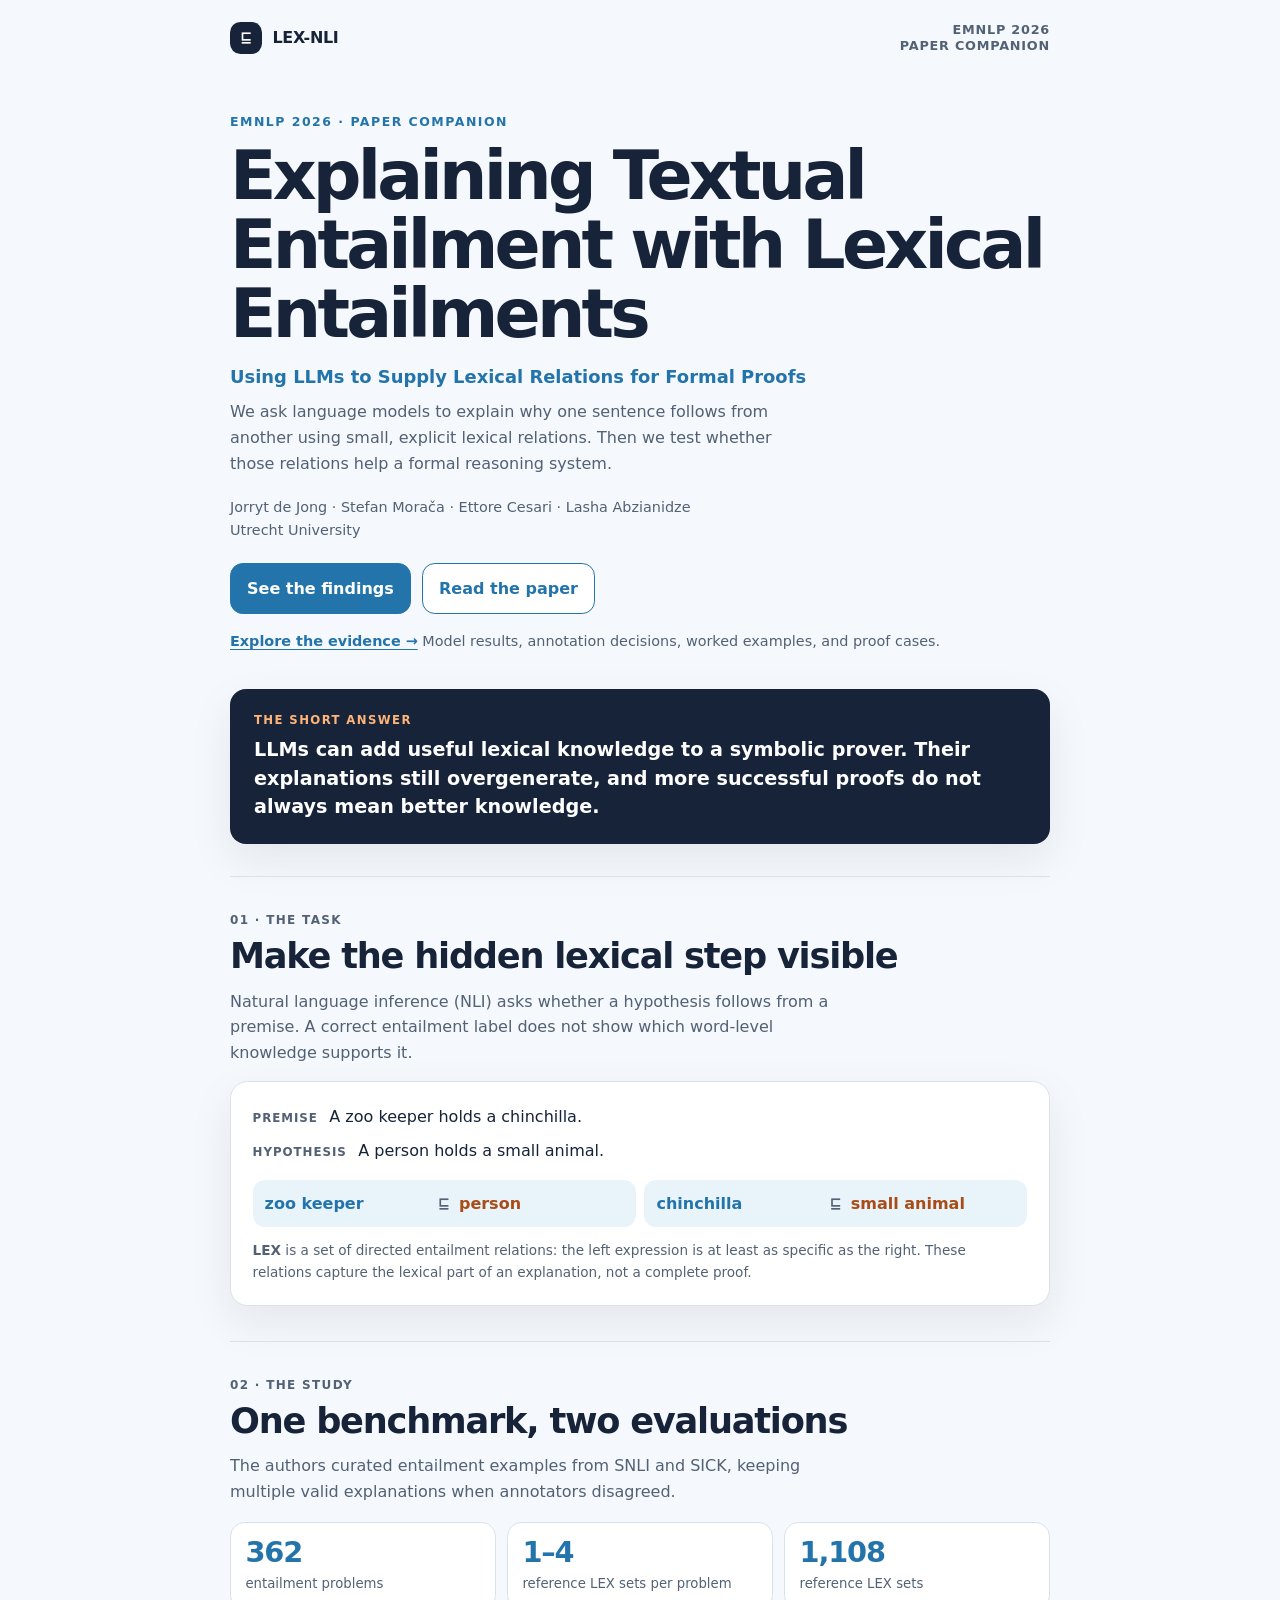
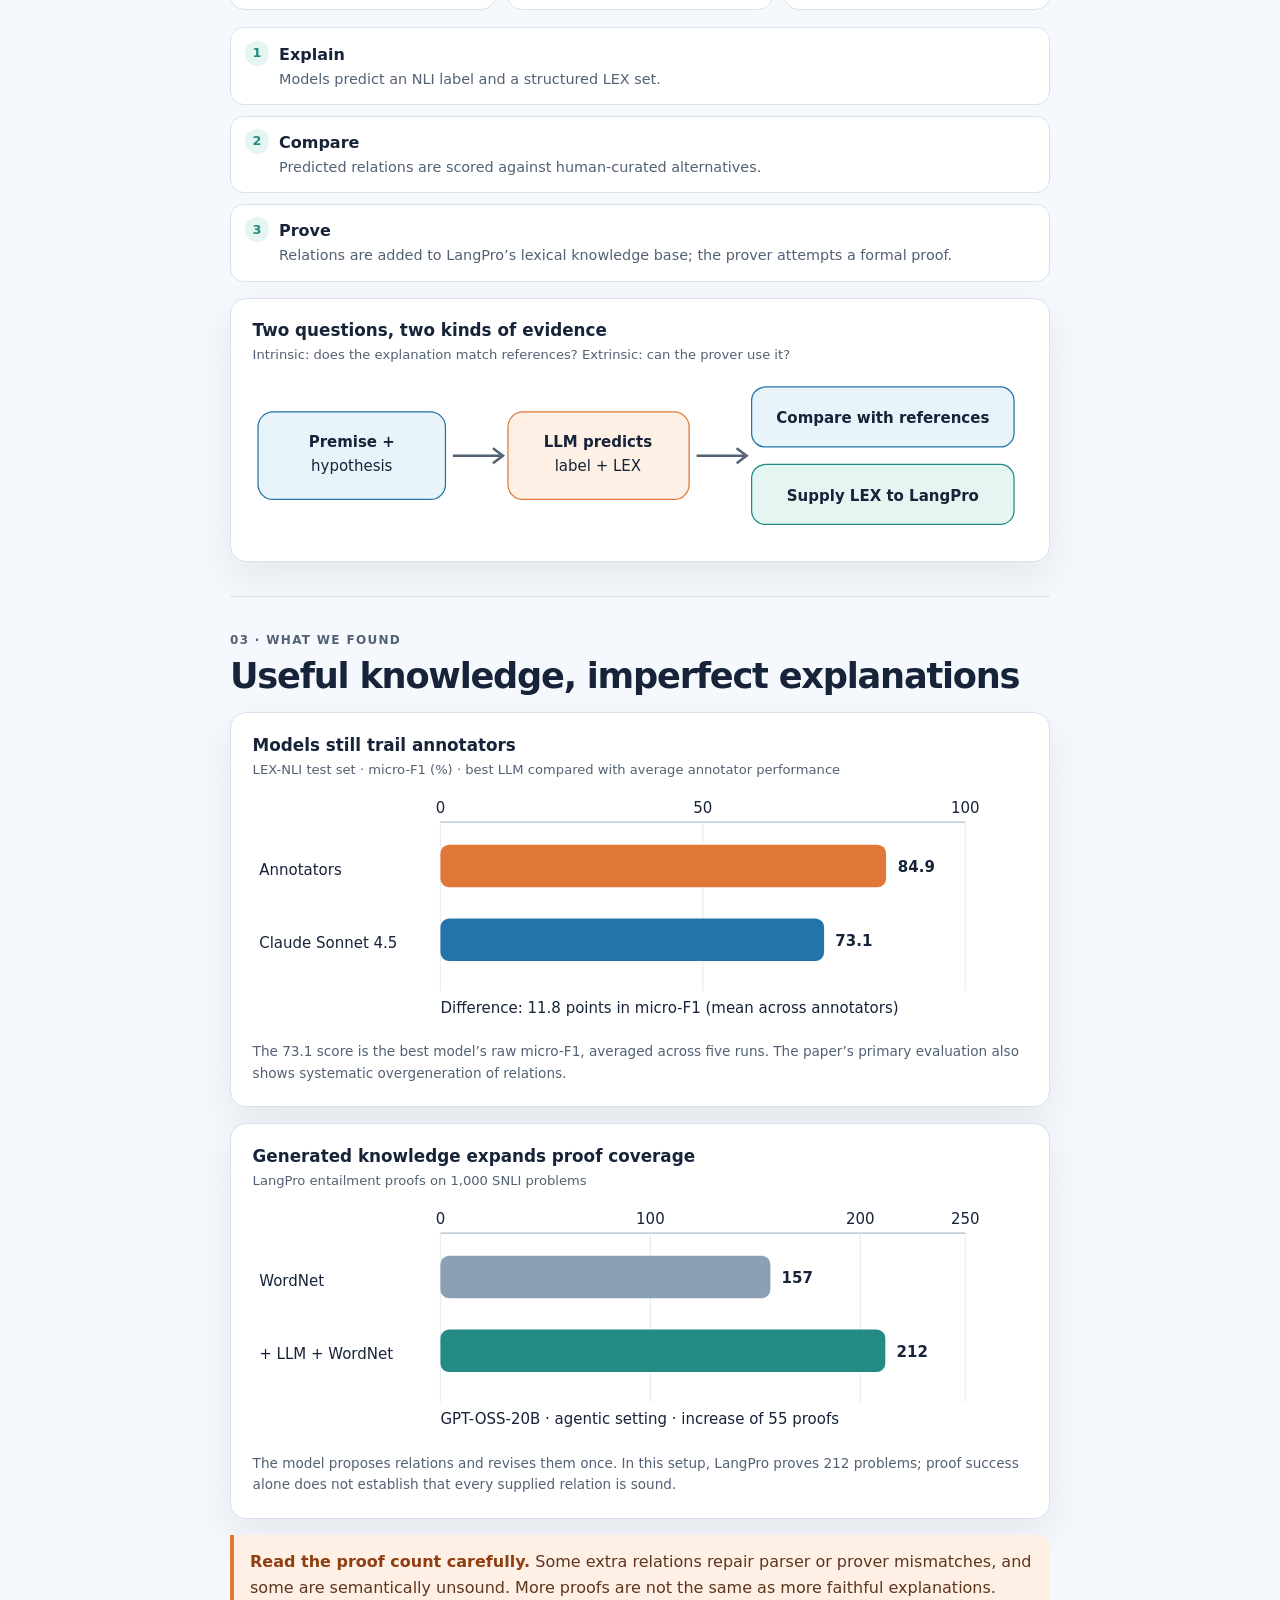
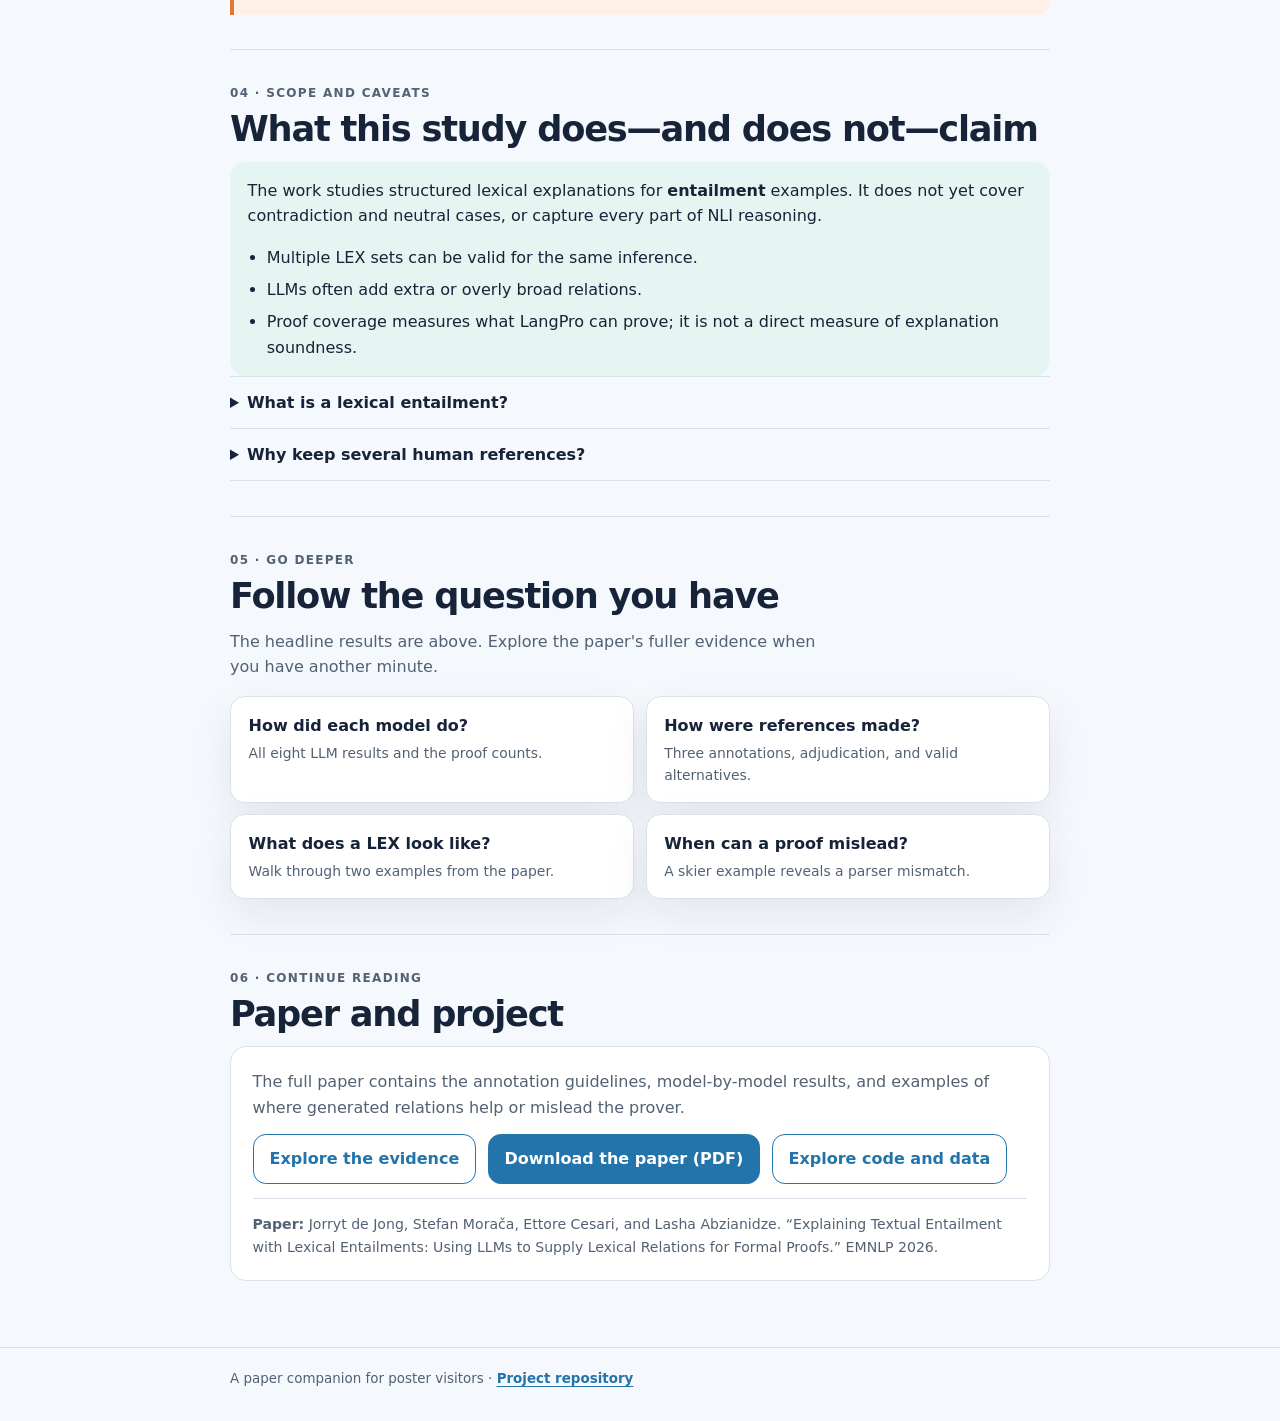
<file: docs/index.html>
<!doctype html>
<html lang="en">
<head>
  <meta charset="utf-8">
  <meta name="viewport" content="width=device-width, initial-scale=1">
  <meta name="theme-color" content="#162338">
  <meta name="description" content="A mobile guide to LEX-NLI: how large language models explain textual entailment with lexical knowledge, and whether that knowledge helps formal proofs.">
  <title>Explaining Textual Entailment with Lexical Entailments</title>
  <link rel="icon" href="./favicon.svg" type="image/svg+xml">
  <link rel="stylesheet" href="./styles.css">
</head>
<body>
  <header class="topbar">
    <div class="shell topbar-inner">
      <a class="brand" href="#top" aria-label="LEX-NLI home"><span class="brand-mark" aria-hidden="true">⊑</span><span>LEX-NLI</span></a>
      <div class="event">EMNLP 2026<br>Paper companion</div>
    </div>
  </header>
  <main id="top" class="shell">
    <section class="intro" aria-labelledby="title">
      <p class="eyebrow">EMNLP 2026 · Paper companion</p>
      <h1 id="title">Explaining Textual Entailment with Lexical Entailments</h1>
      <p class="dek">Using LLMs to Supply Lexical Relations for Formal Proofs</p>
      <p class="intro-summary">We ask language models to explain why one sentence follows from another using small, explicit lexical relations. Then we test whether those relations help a formal reasoning system.</p>
      <p class="authors">Jorryt de Jong · Stefan Morača · Ettore Cesari · Lasha Abzianidze<br>Utrecht University</p>
      <div class="actions">
        <a class="button" href="#findings">See the findings</a>
        <a class="button secondary" href="./paper.pdf">Read the paper</a>
      </div>
      <p class="intro-deeper"><a href="./evidence.html">Explore the evidence →</a> Model results, annotation decisions, worked examples, and proof cases.</p>
    </section>

    <aside class="takeaway" aria-label="Main finding">
      <div class="takeaway-label">The short answer</div>
      <p>LLMs can add useful lexical knowledge to a symbolic prover. Their explanations still overgenerate, and more successful proofs do not always mean better knowledge.</p>
    </aside>

    <section class="section" id="task" aria-labelledby="task-title">
      <p class="section-kicker">01 · The task</p>
      <h2 id="task-title">Make the hidden lexical step visible</h2>
      <p class="lede">Natural language inference (NLI) asks whether a hypothesis follows from a premise. A correct entailment label does not show which word-level knowledge supports it.</p>
      <div class="example">
        <p class="sentence"><strong>Premise</strong> A zoo keeper holds a chinchilla.</p>
        <p class="sentence"><strong>Hypothesis</strong> A person holds a small animal.</p>
        <div class="relations" aria-label="Lexical entailments needed for the example">
          <div class="relation"><span>zoo keeper</span><b aria-hidden="true">⊑</b><span>person</span></div>
          <div class="relation"><span>chinchilla</span><b aria-hidden="true">⊑</b><span>small animal</span></div>
        </div>
        <p class="caption"><strong>LEX</strong> is a set of directed entailment relations: the left expression is at least as specific as the right. These relations capture the lexical part of an explanation, not a complete proof.</p>
      </div>
    </section>

    <section class="section" id="method" aria-labelledby="method-title">
      <p class="section-kicker">02 · The study</p>
      <h2 id="method-title">One benchmark, two evaluations</h2>
      <p class="lede">The authors curated entailment examples from SNLI and SICK, keeping multiple valid explanations when annotators disagreed.</p>
      <div class="stat-grid" aria-label="Benchmark summary">
        <div class="stat"><strong>362</strong><span>entailment problems</span></div>
        <div class="stat"><strong>1–4</strong><span>reference LEX sets per problem</span></div>
        <div class="stat"><strong>1,108</strong><span>reference LEX sets</span></div>
      </div>
      <ol class="method-steps">
        <li><strong>Explain</strong><span>Models predict an NLI label and a structured LEX set.</span></li>
        <li><strong>Compare</strong><span>Predicted relations are scored against human-curated alternatives.</span></li>
        <li><strong>Prove</strong><span>Relations are added to LangPro’s lexical knowledge base; the prover attempts a formal proof.</span></li>
      </ol>
      <div class="chart-card method-pipeline">
        <h3>Two questions, two kinds of evidence</h3>
        <p class="chart-note">Intrinsic: does the explanation match references? Extrinsic: can the prover use it?</p>
        <svg class="chart" viewBox="0 0 620 130" role="img" aria-labelledby="pipeline-title pipeline-desc">
          <title id="pipeline-title">The evaluation pipeline</title>
          <desc id="pipeline-desc">An NLI premise and hypothesis go to an LLM, which predicts a label and lexical explanation. The explanation is compared with references and supplied to LangPro for a proof attempt.</desc>
          <rect x="4" y="28" width="150" height="70" rx="12" fill="#e8f3fa" stroke="#2374ab"/>
          <text x="79" y="56" text-anchor="middle" class="chart-label" font-weight="700">Premise +</text><text x="79" y="75" text-anchor="middle" class="chart-label">hypothesis</text>
          <path d="M160 63h38" stroke="#526174" stroke-width="2"/><path d="m192 57 8 6-8 6" fill="none" stroke="#526174" stroke-width="2"/>
          <rect x="204" y="28" width="145" height="70" rx="12" fill="#fff0e5" stroke="#df7737"/>
          <text x="276" y="56" text-anchor="middle" class="chart-label" font-weight="700">LLM predicts</text><text x="276" y="75" text-anchor="middle" class="chart-label">label + LEX</text>
          <path d="M355 63h38" stroke="#526174" stroke-width="2"/><path d="m387 57 8 6-8 6" fill="none" stroke="#526174" stroke-width="2"/>
          <rect x="399" y="8" width="210" height="48" rx="11" fill="#e8f3fa" stroke="#2374ab"/>
          <text x="504" y="37" text-anchor="middle" class="chart-label" font-weight="700">Compare with references</text>
          <rect x="399" y="70" width="210" height="48" rx="11" fill="#e5f5f2" stroke="#238b84"/>
          <text x="504" y="99" text-anchor="middle" class="chart-label" font-weight="700">Supply LEX to LangPro</text>
        </svg>
      </div>
    </section>

    <section class="section" id="findings" aria-labelledby="findings-title">
      <p class="section-kicker">03 · What we found</p>
      <h2 id="findings-title">Useful knowledge, imperfect explanations</h2>
      <div class="chart-card">
        <h3>Models still trail annotators</h3>
        <p class="chart-note">LEX-NLI test set · micro-F1 (%) · best LLM compared with average annotator performance</p>
        <div class="mobile-results" aria-label="Micro-F1 on the 362-problem LEX-NLI benchmark">
          <div><span>Best LLM · Claude Sonnet 4.5</span><strong>73.1</strong><small>raw micro-F1</small></div>
          <div><span>Human annotators · mean</span><strong>84.9</strong><small>micro-F1</small></div>
        </div>
        <svg class="chart desktop-chart" viewBox="0 0 620 190" role="img" aria-labelledby="f1-title f1-desc">
          <title id="f1-title">Micro-F1 comparison for LEX-NLI</title>
          <desc id="f1-desc">Annotators achieve 84.9 micro-F1. The best language model, Claude Sonnet 4.5, achieves 73.1 micro-F1, a gap of 11.8 points.</desc>
          <line x1="150" y1="25" x2="570" y2="25" class="axis"/><line x1="150" y1="25" x2="150" y2="160" class="gridline"/><line x1="360" y1="25" x2="360" y2="160" class="gridline"/><line x1="570" y1="25" x2="570" y2="160" class="gridline"/>
          <text x="150" y="18" class="chart-label" text-anchor="middle">0</text><text x="360" y="18" class="chart-label" text-anchor="middle">50</text><text x="570" y="18" class="chart-label" text-anchor="middle">100</text>
          <text x="5" y="67" class="chart-label">Annotators</text><rect x="150" y="43" width="356.6" height="34" rx="7" class="bar-human"/><text x="516" y="65" class="chart-value">84.9</text>
          <text x="5" y="126" class="chart-label">Claude Sonnet 4.5</text><rect x="150" y="102" width="307" height="34" rx="7" class="bar-llm"/><text x="466" y="124" class="chart-value">73.1</text>
          <text x="150" y="178" class="chart-label">Difference: 11.8 points in micro-F1 (mean across annotators)</text>
        </svg>
        <p class="caption">The 73.1 score is the best model’s raw micro-F1, averaged across five runs. The paper’s primary evaluation also shows systematic overgeneration of relations.</p>
      </div>

      <div class="chart-card">
        <h3>Generated knowledge expands proof coverage</h3>
        <p class="chart-note">LangPro entailment proofs on 1,000 SNLI problems</p>
        <div class="mobile-results" aria-label="LangPro proofs out of 1,000 SNLI entailments">
          <div><span>WordNet only</span><strong>157</strong><small>proofs</small></div>
          <div><span>GPT-OSS-20B + WordNet · agentic</span><strong>212</strong><small>proofs · 55 more</small></div>
        </div>
        <svg class="chart desktop-chart" viewBox="0 0 620 190" role="img" aria-labelledby="proof-title proof-desc">
          <title id="proof-title">LangPro proof coverage</title>
          <desc id="proof-desc">With WordNet alone LangPro proves 157 problems. With WordNet and agentic GPT-OSS-20B lexical relations it proves 212 problems, 55 more.</desc>
          <line x1="150" y1="25" x2="570" y2="25" class="axis"/><line x1="150" y1="25" x2="150" y2="160" class="gridline"/><line x1="318" y1="25" x2="318" y2="160" class="gridline"/><line x1="486" y1="25" x2="486" y2="160" class="gridline"/><line x1="570" y1="25" x2="570" y2="160" class="gridline"/>
          <text x="150" y="18" class="chart-label" text-anchor="middle">0</text><text x="318" y="18" class="chart-label" text-anchor="middle">100</text><text x="486" y="18" class="chart-label" text-anchor="middle">200</text><text x="570" y="18" class="chart-label" text-anchor="middle">250</text>
          <text x="5" y="67" class="chart-label">WordNet</text><rect x="150" y="43" width="264" height="34" rx="7" class="bar-base"/><text x="423" y="65" class="chart-value">157</text>
          <text x="5" y="126" class="chart-label">+ LLM + WordNet</text><rect x="150" y="102" width="356" height="34" rx="7" class="bar-best"/><text x="515" y="124" class="chart-value">212</text>
          <text x="150" y="178" class="chart-label">GPT-OSS-20B · agentic setting · increase of 55 proofs</text>
        </svg>
        <p class="caption">The model proposes relations and revises them once. In this setup, LangPro proves 212 problems; proof success alone does not establish that every supplied relation is sound.</p>
      </div>
      <aside class="callout"><strong>Read the proof count carefully.</strong> Some extra relations repair parser or prover mismatches, and some are semantically unsound. More proofs are not the same as more faithful explanations.</aside>
    </section>

    <section class="section" id="limits" aria-labelledby="limits-title">
      <p class="section-kicker">04 · Scope and caveats</p>
      <h2 id="limits-title">What this study does—and does not—claim</h2>
      <div class="limits">
        <p>The work studies structured lexical explanations for <strong>entailment</strong> examples. It does not yet cover contradiction and neutral cases, or capture every part of NLI reasoning.</p>
        <ul>
          <li>Multiple LEX sets can be valid for the same inference.</li>
          <li>LLMs often add extra or overly broad relations.</li>
          <li>Proof coverage measures what LangPro can prove; it is not a direct measure of explanation soundness.</li>
        </ul>
      </div>
      <details>
        <summary>What is a lexical entailment?</summary>
        <p>A directed relation from a specific expression to a more general or equivalent one, such as <em>guitar ⊑ musical instrument</em>. Multiword expressions are allowed when the words alone would not preserve the meaning.</p>
      </details>
      <details>
        <summary>Why keep several human references?</summary>
        <p>Annotators can give different but valid lexical explanations. The benchmark preserves up to four reference LEX sets for a problem rather than forcing one wording or one explanation.</p>
      </details>
    </section>

    <section class="section" id="deeper" aria-labelledby="deeper-title">
      <p class="section-kicker">05 · Go deeper</p>
      <h2 id="deeper-title">Follow the question you have</h2>
      <p class="lede">The headline results are above. Explore the paper's fuller evidence when you have another minute.</p>
      <nav class="explore-grid" aria-label="Explore the evidence">
        <a href="./evidence.html#models"><strong>How did each model do?</strong><span>All eight LLM results and the proof counts.</span></a>
        <a href="./evidence.html#annotations"><strong>How were references made?</strong><span>Three annotations, adjudication, and valid alternatives.</span></a>
        <a href="./evidence.html#examples"><strong>What does a LEX look like?</strong><span>Walk through two examples from the paper.</span></a>
        <a href="./evidence.html#proof-case"><strong>When can a proof mislead?</strong><span>A skier example reveals a parser mismatch.</span></a>
      </nav>
    </section>

    <section class="section" id="resources" aria-labelledby="resources-title">
      <p class="section-kicker">06 · Continue reading</p>
      <h2 id="resources-title">Paper and project</h2>
      <div class="resource-card">
        <p>The full paper contains the annotation guidelines, model-by-model results, and examples of where generated relations help or mislead the prover.</p>
        <div class="actions">
          <a class="button secondary" href="./evidence.html">Explore the evidence</a>
          <a class="button" href="./paper.pdf">Download the paper (PDF)</a>
          <a class="button secondary" href="https://github.com/jorrytdejong/kbprojection" target="_blank" rel="noopener noreferrer">Explore code and data</a>
        </div>
        <p class="citation"><strong>Paper:</strong> Jorryt de Jong, Stefan Morača, Ettore Cesari, and Lasha Abzianidze. “Explaining Textual Entailment with Lexical Entailments: Using LLMs to Supply Lexical Relations for Formal Proofs.” EMNLP 2026.</p>
      </div>
    </section>
  </main>
  <footer><div class="shell">A paper companion for poster visitors · <a href="https://github.com/jorrytdejong/kbprojection" target="_blank" rel="noopener noreferrer">Project repository</a></div></footer>
</body>
</html>
</file>
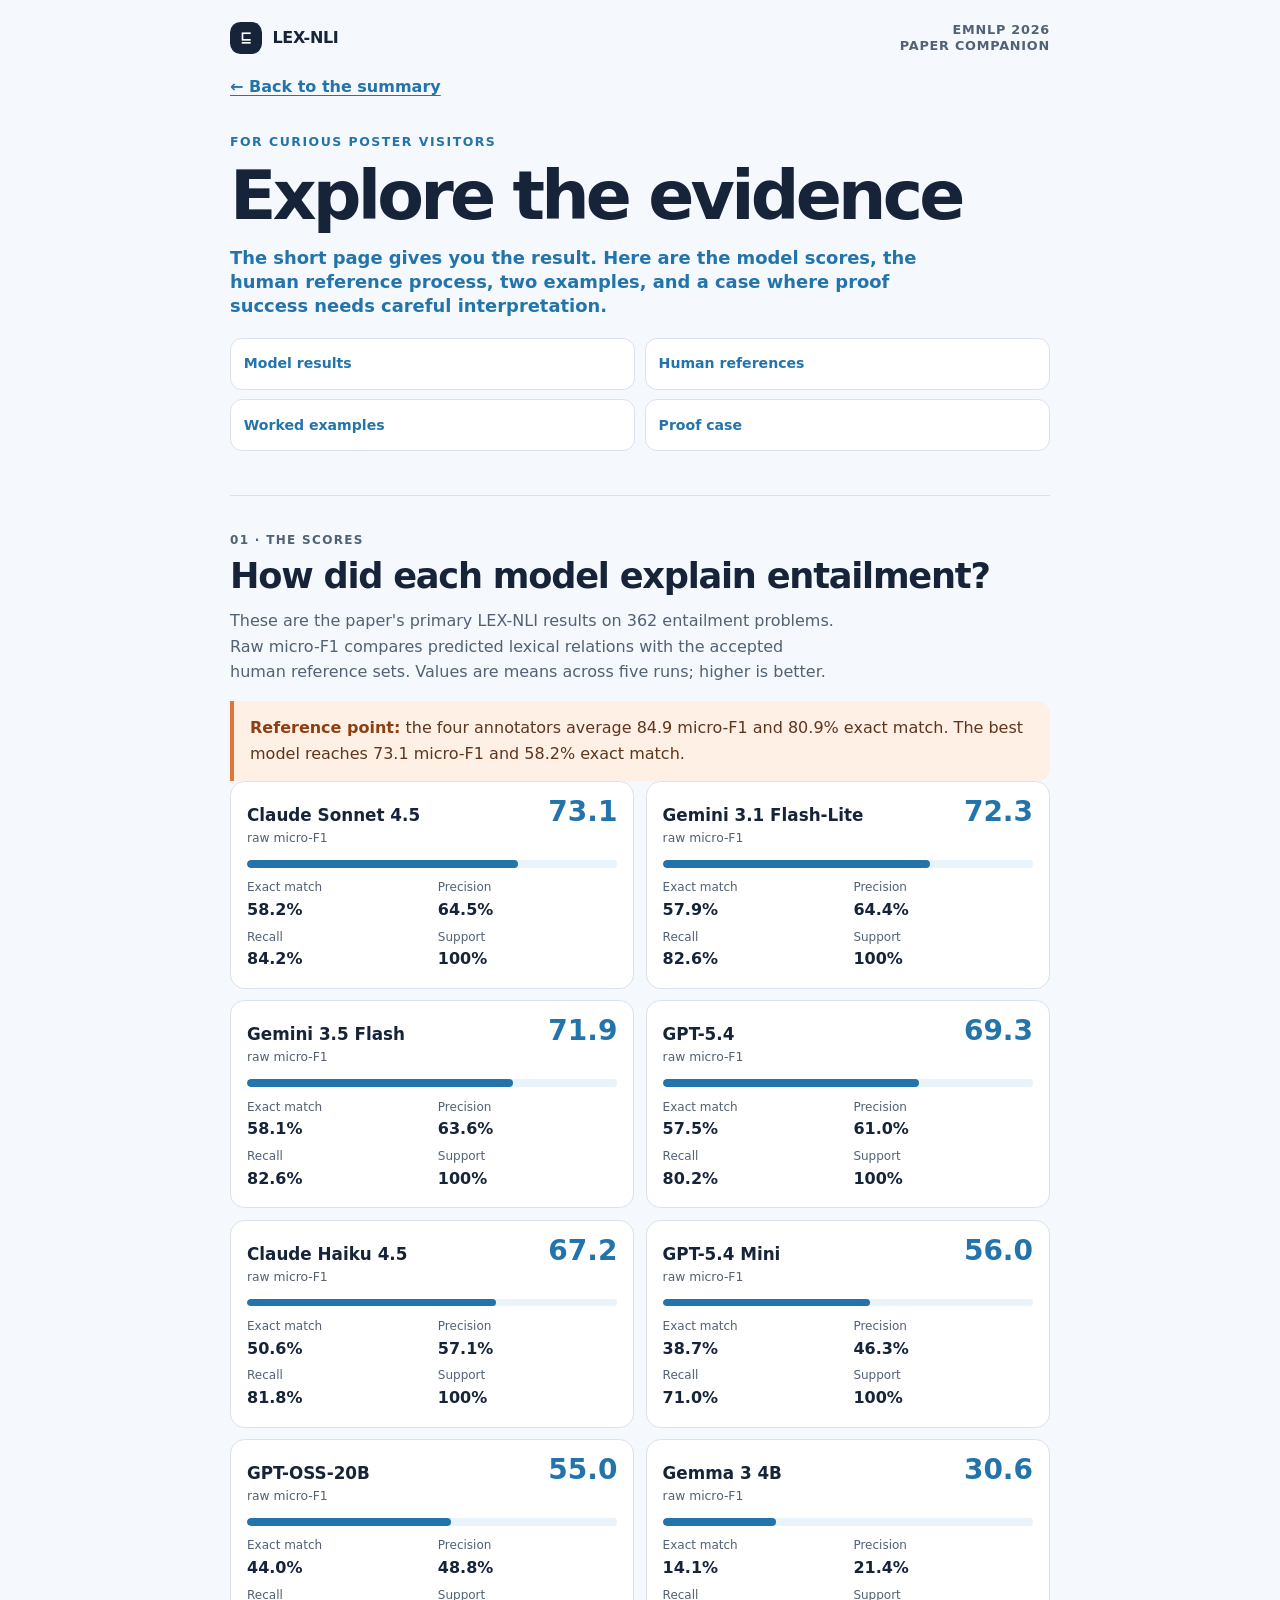
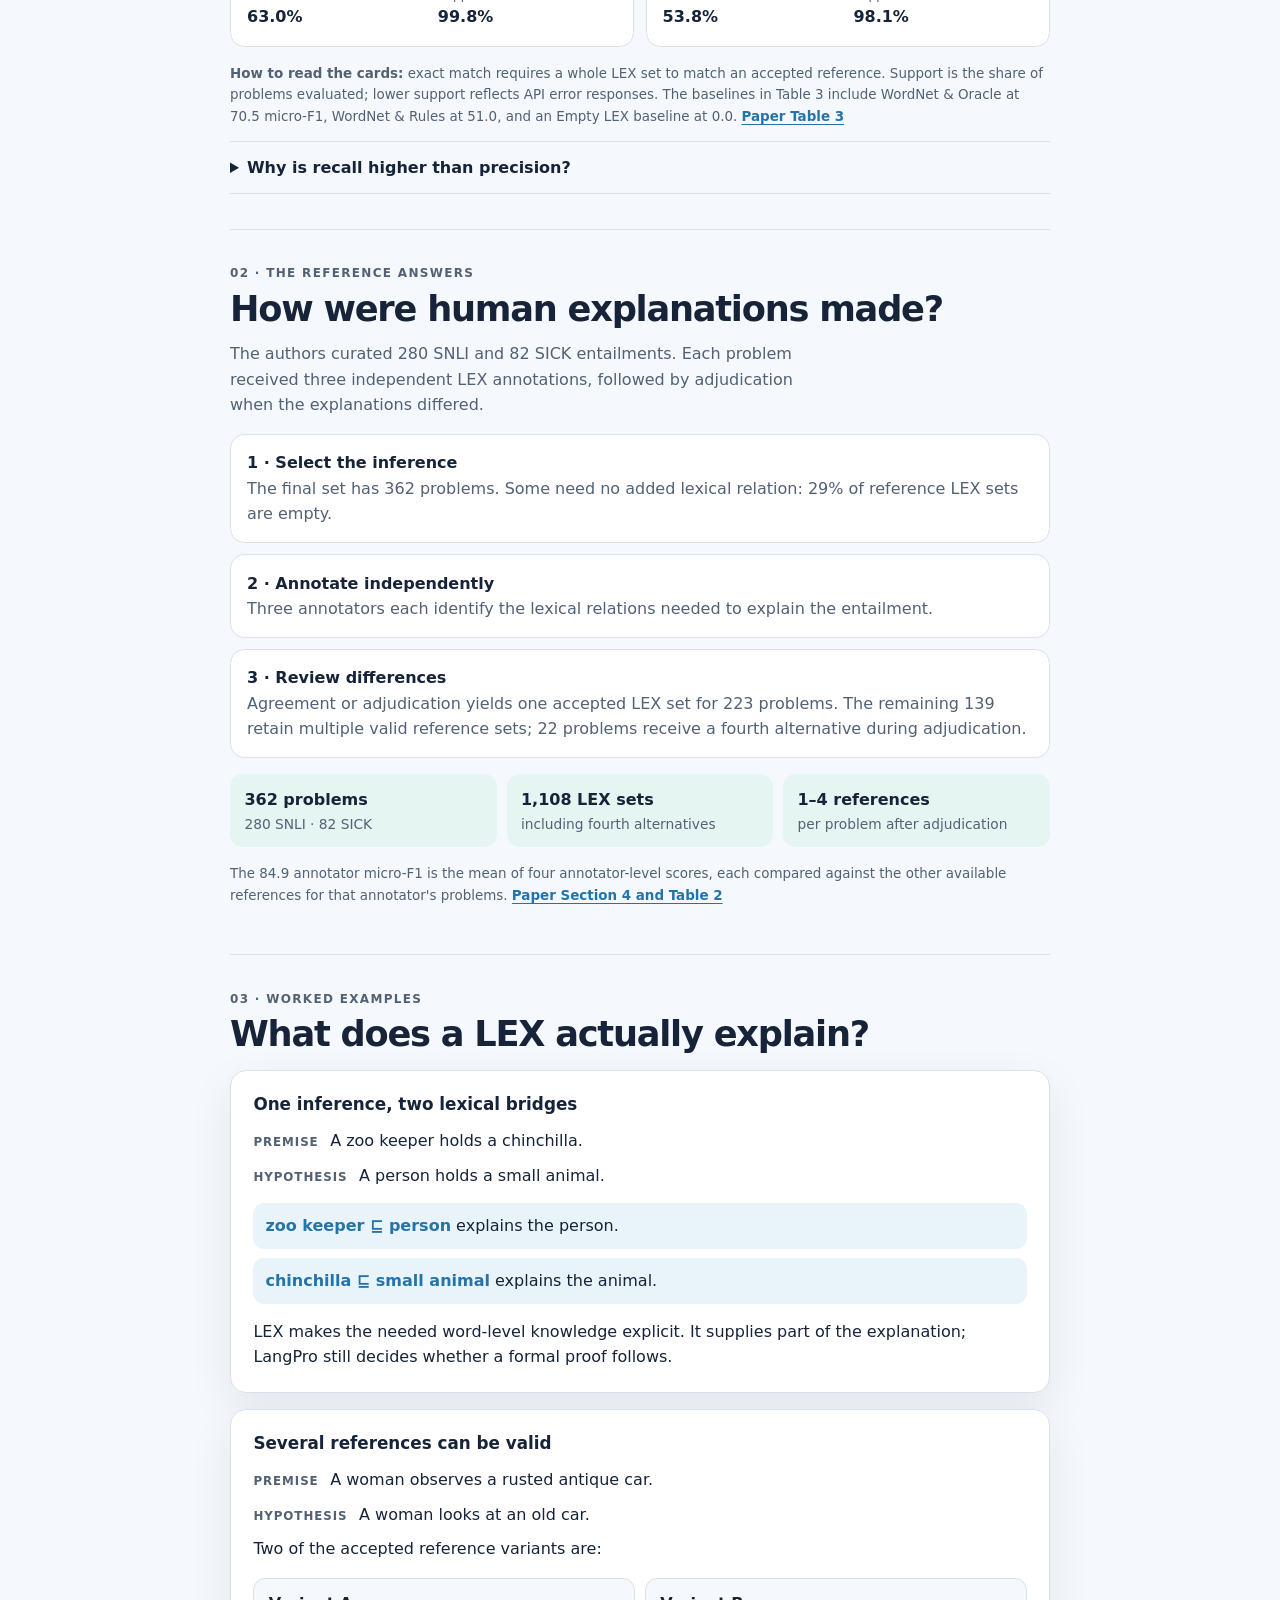
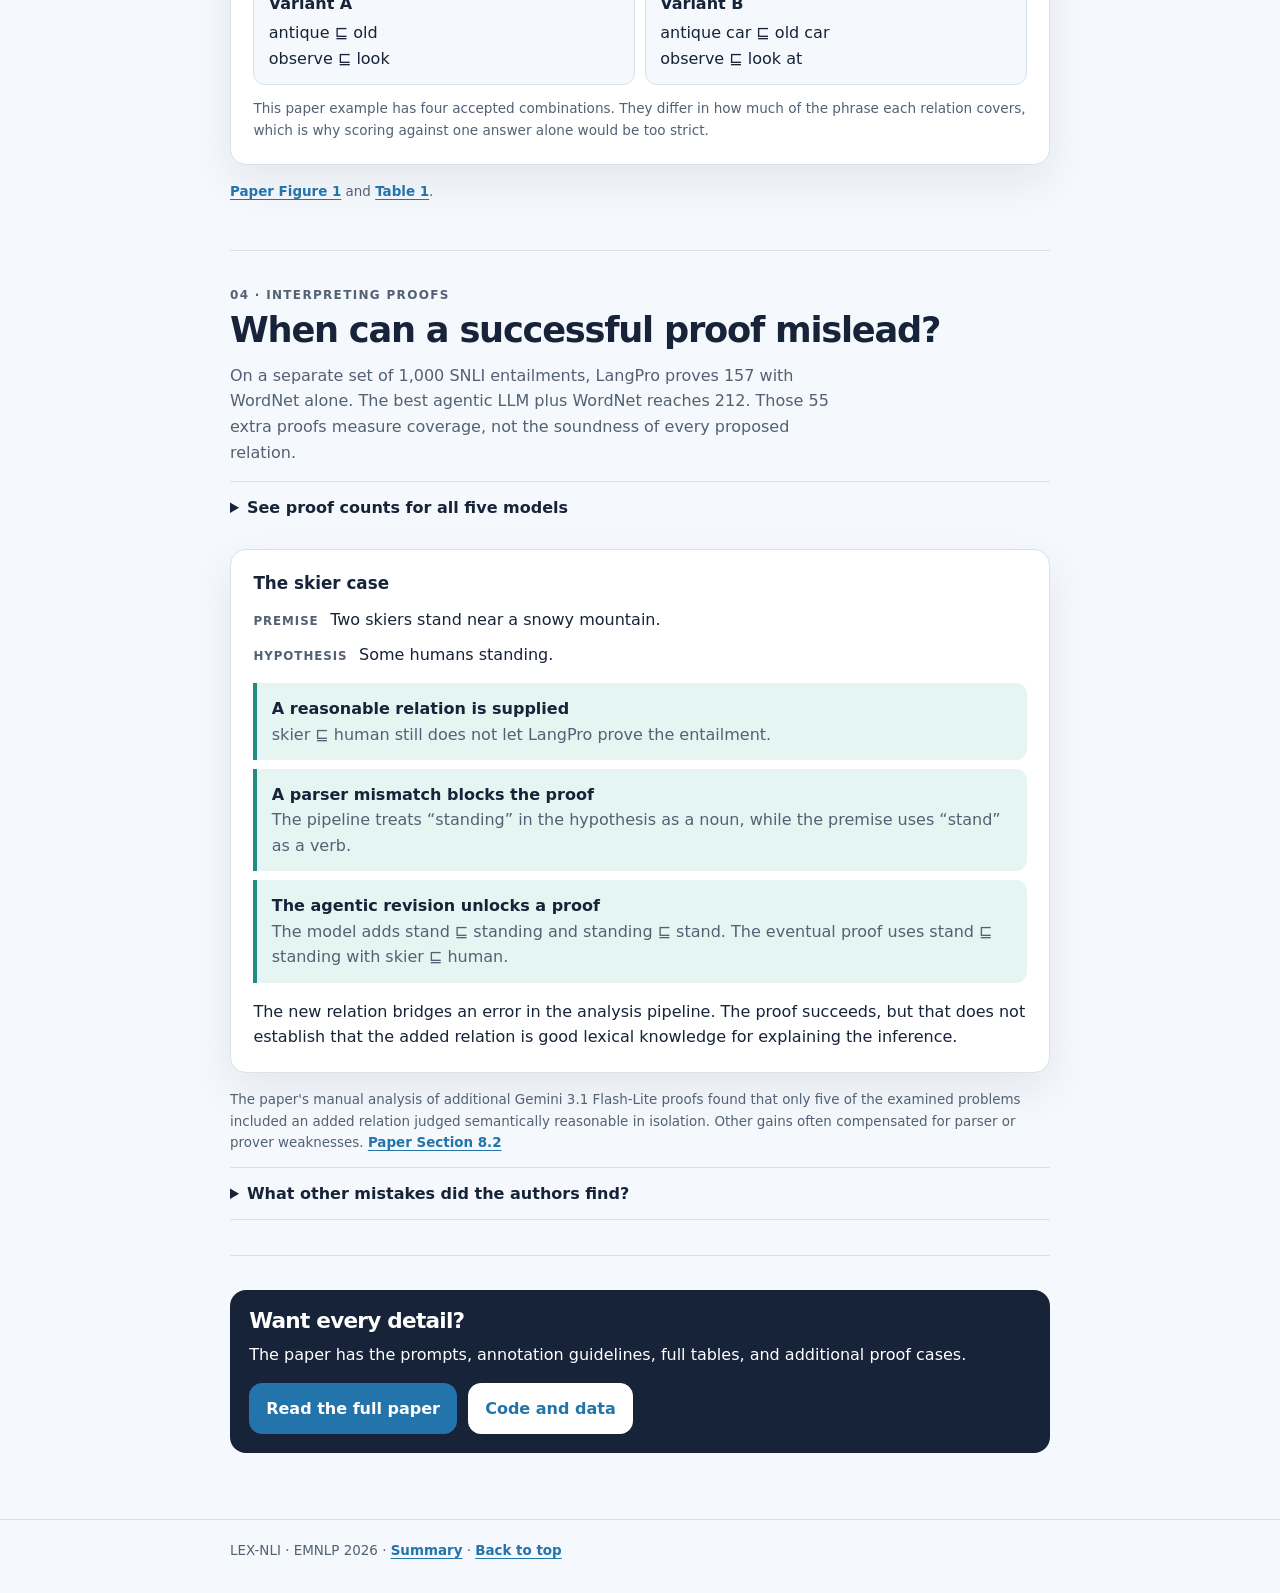
<file: docs/evidence.html>
<!doctype html>
<html lang="en" class="evidence-html">
<head>
  <meta charset="utf-8">
  <meta name="viewport" content="width=device-width, initial-scale=1">
  <meta name="theme-color" content="#162338">
  <meta name="description" content="Explore the evidence behind LEX-NLI: model results, human annotations, worked lexical explanations, and formal-proof caveats.">
  <title>Explore the evidence · LEX-NLI · EMNLP 2026</title>
  <link rel="icon" href="./favicon.svg" type="image/svg+xml">
  <link rel="stylesheet" href="./styles.css">
</head>
<body>
  <header class="topbar">
    <div class="shell topbar-inner">
      <a class="brand" href="./" aria-label="LEX-NLI home"><span class="brand-mark" aria-hidden="true">⊑</span><span>LEX-NLI</span></a>
      <div class="event">EMNLP 2026<br>Paper companion</div>
    </div>
  </header>
  <main class="shell" id="top">
    <a class="back-link" href="./">← Back to the summary</a>
    <section class="intro evidence-intro" aria-labelledby="evidence-title">
      <p class="eyebrow">For curious poster visitors</p>
      <h1 id="evidence-title">Explore the evidence</h1>
      <p class="dek">The short page gives you the result. Here are the model scores, the human reference process, two examples, and a case where proof success needs careful interpretation.</p>
      <nav class="jump-nav" aria-label="On this page">
        <a href="#models">Model results</a>
        <a href="#annotations">Human references</a>
        <a href="#examples">Worked examples</a>
        <a href="#proof-case">Proof case</a>
      </nav>
    </section>

    <section class="section evidence-section" id="models" aria-labelledby="models-title">
      <p class="section-kicker">01 · The scores</p>
      <h2 id="models-title">How did each model explain entailment?</h2>
      <p class="lede">These are the paper's primary LEX-NLI results on 362 entailment problems. Raw micro-F1 compares predicted lexical relations with the accepted human reference sets. Values are means across five runs; higher is better.</p>
      <div class="callout"><strong>Reference point:</strong> the four annotators average 84.9 micro-F1 and 80.9% exact match. The best model reaches 73.1 micro-F1 and 58.2% exact match.</div>
      <div class="model-grid" aria-label="Eight model results">
        <article class="model-card" style="--score-width:73.1%"><header><h3>Claude Sonnet 4.5</h3><span class="score">73.1</span></header><p class="score-label">raw micro-F1</p><div class="score-track" aria-hidden="true"><span></span></div><dl class="score-stats"><div><dt>Exact match</dt><dd>58.2%</dd></div><div><dt>Precision</dt><dd>64.5%</dd></div><div><dt>Recall</dt><dd>84.2%</dd></div><div><dt>Support</dt><dd>100%</dd></div></dl></article>
        <article class="model-card" style="--score-width:72.3%"><header><h3>Gemini 3.1 Flash-Lite</h3><span class="score">72.3</span></header><p class="score-label">raw micro-F1</p><div class="score-track" aria-hidden="true"><span></span></div><dl class="score-stats"><div><dt>Exact match</dt><dd>57.9%</dd></div><div><dt>Precision</dt><dd>64.4%</dd></div><div><dt>Recall</dt><dd>82.6%</dd></div><div><dt>Support</dt><dd>100%</dd></div></dl></article>
        <article class="model-card" style="--score-width:71.9%"><header><h3>Gemini 3.5 Flash</h3><span class="score">71.9</span></header><p class="score-label">raw micro-F1</p><div class="score-track" aria-hidden="true"><span></span></div><dl class="score-stats"><div><dt>Exact match</dt><dd>58.1%</dd></div><div><dt>Precision</dt><dd>63.6%</dd></div><div><dt>Recall</dt><dd>82.6%</dd></div><div><dt>Support</dt><dd>100%</dd></div></dl></article>
        <article class="model-card" style="--score-width:69.3%"><header><h3>GPT-5.4</h3><span class="score">69.3</span></header><p class="score-label">raw micro-F1</p><div class="score-track" aria-hidden="true"><span></span></div><dl class="score-stats"><div><dt>Exact match</dt><dd>57.5%</dd></div><div><dt>Precision</dt><dd>61.0%</dd></div><div><dt>Recall</dt><dd>80.2%</dd></div><div><dt>Support</dt><dd>100%</dd></div></dl></article>
        <article class="model-card" style="--score-width:67.2%"><header><h3>Claude Haiku 4.5</h3><span class="score">67.2</span></header><p class="score-label">raw micro-F1</p><div class="score-track" aria-hidden="true"><span></span></div><dl class="score-stats"><div><dt>Exact match</dt><dd>50.6%</dd></div><div><dt>Precision</dt><dd>57.1%</dd></div><div><dt>Recall</dt><dd>81.8%</dd></div><div><dt>Support</dt><dd>100%</dd></div></dl></article>
        <article class="model-card" style="--score-width:56%"><header><h3>GPT-5.4 Mini</h3><span class="score">56.0</span></header><p class="score-label">raw micro-F1</p><div class="score-track" aria-hidden="true"><span></span></div><dl class="score-stats"><div><dt>Exact match</dt><dd>38.7%</dd></div><div><dt>Precision</dt><dd>46.3%</dd></div><div><dt>Recall</dt><dd>71.0%</dd></div><div><dt>Support</dt><dd>100%</dd></div></dl></article>
        <article class="model-card" style="--score-width:55%"><header><h3>GPT-OSS-20B</h3><span class="score">55.0</span></header><p class="score-label">raw micro-F1</p><div class="score-track" aria-hidden="true"><span></span></div><dl class="score-stats"><div><dt>Exact match</dt><dd>44.0%</dd></div><div><dt>Precision</dt><dd>48.8%</dd></div><div><dt>Recall</dt><dd>63.0%</dd></div><div><dt>Support</dt><dd>99.8%</dd></div></dl></article>
        <article class="model-card" style="--score-width:30.6%"><header><h3>Gemma 3 4B</h3><span class="score">30.6</span></header><p class="score-label">raw micro-F1</p><div class="score-track" aria-hidden="true"><span></span></div><dl class="score-stats"><div><dt>Exact match</dt><dd>14.1%</dd></div><div><dt>Precision</dt><dd>21.4%</dd></div><div><dt>Recall</dt><dd>53.8%</dd></div><div><dt>Support</dt><dd>98.1%</dd></div></dl></article>
      </div>
      <p class="source-note"><strong>How to read the cards:</strong> exact match requires a whole LEX set to match an accepted reference. Support is the share of problems evaluated; lower support reflects API error responses. The baselines in Table 3 include WordNet &amp; Oracle at 70.5 micro-F1, WordNet &amp; Rules at 51.0, and an Empty LEX baseline at 0.0. <a href="./paper.pdf#page=7">Paper Table 3</a></p>
      <details><summary>Why is recall higher than precision?</summary><p>The top five models predict about 1.4 relations per LEX set, while references average 1.0. They also produce fewer empty sets than the references (15% versus 29%). Extra relations can find more of what is needed while lowering precision. See the paper's Section 7.1.</p></details>
    </section>

    <section class="section evidence-section" id="annotations" aria-labelledby="annotations-title">
      <p class="section-kicker">02 · The reference answers</p>
      <h2 id="annotations-title">How were human explanations made?</h2>
      <p class="lede">The authors curated 280 SNLI and 82 SICK entailments. Each problem received three independent LEX annotations, followed by adjudication when the explanations differed.</p>
      <ol class="process-list">
        <li><strong>1 · Select the inference</strong><span>The final set has 362 problems. Some need no added lexical relation: 29% of reference LEX sets are empty.</span></li>
        <li><strong>2 · Annotate independently</strong><span>Three annotators each identify the lexical relations needed to explain the entailment.</span></li>
        <li><strong>3 · Review differences</strong><span>Agreement or adjudication yields one accepted LEX set for 223 problems. The remaining 139 retain multiple valid reference sets; 22 problems receive a fourth alternative during adjudication.</span></li>
      </ol>
      <div class="baseline-grid" aria-label="Reference dataset at a glance">
        <div><strong>362 problems</strong><span>280 SNLI · 82 SICK</span></div>
        <div><strong>1,108 LEX sets</strong><span>including fourth alternatives</span></div>
        <div><strong>1–4 references</strong><span>per problem after adjudication</span></div>
      </div>
      <p class="source-note">The 84.9 annotator micro-F1 is the mean of four annotator-level scores, each compared against the other available references for that annotator's problems. <a href="./paper.pdf#page=4">Paper Section 4 and Table 2</a></p>
    </section>

    <section class="section evidence-section" id="examples" aria-labelledby="examples-title">
      <p class="section-kicker">03 · Worked examples</p>
      <h2 id="examples-title">What does a LEX actually explain?</h2>
      <div class="evidence-card">
        <h3>One inference, two lexical bridges</h3>
        <p class="sentence"><strong>Premise</strong> A zoo keeper holds a chinchilla.</p>
        <p class="sentence"><strong>Hypothesis</strong> A person holds a small animal.</p>
        <div class="lex-steps">
          <div class="lex-step"><strong>zoo keeper ⊑ person</strong> explains the person.</div>
          <div class="lex-step"><strong>chinchilla ⊑ small animal</strong> explains the animal.</div>
        </div>
        <p>LEX makes the needed word-level knowledge explicit. It supplies part of the explanation; LangPro still decides whether a formal proof follows.</p>
      </div>
      <div class="evidence-card">
        <h3>Several references can be valid</h3>
        <p class="sentence"><strong>Premise</strong> A woman observes a rusted antique car.</p>
        <p class="sentence"><strong>Hypothesis</strong> A woman looks at an old car.</p>
        <p>Two of the accepted reference variants are:</p>
        <div class="variant-grid">
          <div class="variant"><strong>Variant A</strong><p>antique ⊑ old<br>observe ⊑ look</p></div>
          <div class="variant"><strong>Variant B</strong><p>antique car ⊑ old car<br>observe ⊑ look at</p></div>
        </div>
        <p class="caption">This paper example has four accepted combinations. They differ in how much of the phrase each relation covers, which is why scoring against one answer alone would be too strict.</p>
      </div>
      <p class="source-note"><a href="./paper.pdf#page=1">Paper Figure 1</a> and <a href="./paper.pdf#page=4">Table 1</a>.</p>
    </section>

    <section class="section evidence-section" id="proof-case" aria-labelledby="proof-title">
      <p class="section-kicker">04 · Interpreting proofs</p>
      <h2 id="proof-title">When can a successful proof mislead?</h2>
      <p class="lede">On a separate set of 1,000 SNLI entailments, LangPro proves 157 with WordNet alone. The best agentic LLM plus WordNet reaches 212. Those 55 extra proofs measure coverage, not the soundness of every proposed relation.</p>
      <details><summary>See proof counts for all five models</summary>
        <p>LangPro proofs out of 1,000 SNLI entailments when model-generated relations are combined with WordNet. One-shot → agentic:</p>
        <ul class="proof-counts">
          <li><span>Gemini 3.1 Flash-Lite</span><strong>179 → 193</strong></li>
          <li><span>Claude Haiku 4.5</span><strong>179 → 190</strong></li>
          <li><span>GPT-5.4 Mini</span><strong>178 → 199</strong></li>
          <li><span>GPT-OSS-20B</span><strong>174 → 212</strong></li>
          <li><span>Gemma 3 4B</span><strong>182 → 182</strong></li>
        </ul>
        <p class="source-note"><a href="./paper.pdf#page=8">Paper Table 4</a>. The WordNet-only baseline is 157.</p>
      </details>
      <div class="evidence-card">
        <h3>The skier case</h3>
        <p class="sentence"><strong>Premise</strong> Two skiers stand near a snowy mountain.</p>
        <p class="sentence"><strong>Hypothesis</strong> Some humans standing.</p>
        <div class="case-flow">
          <div><strong>A reasonable relation is supplied</strong><span>skier ⊑ human still does not let LangPro prove the entailment.</span></div>
          <div><strong>A parser mismatch blocks the proof</strong><span>The pipeline treats “standing” in the hypothesis as a noun, while the premise uses “stand” as a verb.</span></div>
          <div><strong>The agentic revision unlocks a proof</strong><span>The model adds stand ⊑ standing and standing ⊑ stand. The eventual proof uses stand ⊑ standing with skier ⊑ human.</span></div>
        </div>
        <p>The new relation bridges an error in the analysis pipeline. The proof succeeds, but that does not establish that the added relation is good lexical knowledge for explaining the inference.</p>
      </div>
      <p class="source-note">The paper's manual analysis of additional Gemini 3.1 Flash-Lite proofs found that only five of the examined problems included an added relation judged semantically reasonable in isolation. Other gains often compensated for parser or prover weaknesses. <a href="./paper.pdf#page=9">Paper Section 8.2</a></p>
      <details><summary>What other mistakes did the authors find?</summary><p>In their error analysis, models sometimes repeat inflectional variants of one relation, or choose a whole phrase where the task expects smaller lexical relations. The authors also found valid predictions missing from the human references. These issues matter when interpreting an exact score as a complete measure of explanation quality. See Section 8.1.</p></details>
    </section>

    <section class="section" aria-label="Continue reading">
      <div class="evidence-outro">
        <h2>Want every detail?</h2>
        <p>The paper has the prompts, annotation guidelines, full tables, and additional proof cases.</p>
        <div class="actions"><a class="button" href="./paper.pdf">Read the full paper</a><a class="button secondary" href="https://github.com/jorrytdejong/kbprojection" target="_blank" rel="noopener noreferrer">Code and data</a></div>
      </div>
    </section>
  </main>
  <footer><div class="shell">LEX-NLI · EMNLP 2026 · <a href="./">Summary</a> · <a href="#top">Back to top</a></div></footer>
</body>
</html>
</file>
<file: docs/styles.css>
:root {
      color-scheme: light;
      --ink: #162338;
      --muted: #526174;
      --blue: #2374ab;
      --blue-soft: #e8f3fa;
      --teal: #238b84;
      --teal-soft: #e5f5f2;
      --orange: #df7737;
      --orange-soft: #fff0e5;
      --paper: #f5f8fc;
      --white: #fff;
      --line: #d9e2ec;
      --shadow: 0 16px 44px rgba(22, 35, 56, .08);
      font-family: Inter, ui-sans-serif, system-ui, -apple-system, BlinkMacSystemFont, "Segoe UI", sans-serif;
      font-synthesis: none;
      text-rendering: optimizeLegibility;
    }
    * { box-sizing: border-box; }
    html { scroll-behavior: smooth; scroll-padding-top: 1rem; }
    body { margin: 0; background: var(--paper); color: var(--ink); font-size: 1rem; line-height: 1.6; }
    a { color: var(--blue); text-underline-offset: .2em; }
    a:hover { color: #155b8d; }
    a:focus-visible, summary:focus-visible { outline: 3px solid var(--orange); outline-offset: 4px; border-radius: 4px; }
    .shell { width: min(100% - 2rem, 760px); margin-inline: auto; }
    .topbar { padding: 1.1rem 0 .65rem; }
    .topbar-inner { display: flex; justify-content: space-between; align-items: center; gap: .75rem; }
    .brand { display: inline-flex; align-items: center; gap: .65rem; color: var(--ink); text-decoration: none; font-weight: 760; letter-spacing: -.02em; }
    .brand-mark { width: 2rem; height: 2rem; display: grid; place-items: center; border-radius: .65rem; background: var(--ink); color: white; font-size: .9rem; }
    .event { font-size: .8rem; line-height: 1.2; font-weight: 700; letter-spacing: .06em; text-transform: uppercase; color: var(--muted); text-align: right; }
    main { padding-bottom: 2rem; }
    .intro { padding: 2.4rem 0 1.25rem; }
    .eyebrow { margin: 0 0 .55rem; color: var(--blue); font-size: .78rem; text-transform: uppercase; letter-spacing: .12em; font-weight: 800; }
    h1, h2, h3, p { margin-top: 0; }
    h1 { max-width: 20ch; font-size: clamp(2.2rem, 9vw, 4.25rem); line-height: 1.02; letter-spacing: -.055em; margin-bottom: 1rem; }
    .dek { max-width: 58ch; color: var(--blue); font-size: 1.12rem; line-height: 1.35; font-weight: 720; margin-bottom: .65rem; }
    .intro-summary { max-width: 58ch; color: var(--muted); font-size: 1rem; margin-bottom: 1.25rem; }
    .authors { color: var(--muted); font-size: .9rem; margin: 0 0 1.3rem; }
    .actions { display: flex; flex-wrap: wrap; gap: .7rem; }
    .button { display: inline-flex; justify-content: center; align-items: center; min-height: 48px; padding: .72rem 1rem; border: 1px solid var(--blue); border-radius: .8rem; background: var(--blue); color: white; font-weight: 760; text-decoration: none; }
    .button:hover { background: #155b8d; color: white; }
    .button.secondary { background: white; color: var(--blue); }
    .button.secondary:hover { background: var(--blue-soft); }
    .takeaway { margin: 1rem 0 2rem; padding: 1.1rem 1.15rem; border-radius: 1rem; background: var(--ink); color: white; box-shadow: var(--shadow); }
    .takeaway-label { color: #ffb579; font-size: .73rem; letter-spacing: .12em; text-transform: uppercase; font-weight: 800; margin-bottom: .4rem; }
    .takeaway p { margin: 0; font-size: 1.08rem; line-height: 1.48; font-weight: 650; }
    .section { padding: 1.75rem 0; border-top: 1px solid var(--line); }
    .section-kicker { color: var(--muted); font-size: .75rem; letter-spacing: .11em; text-transform: uppercase; font-weight: 800; margin-bottom: .35rem; }
    h2 { font-size: clamp(1.55rem, 7vw, 2.2rem); line-height: 1.13; letter-spacing: -.035em; margin-bottom: .8rem; }
    h3 { font-size: 1.05rem; line-height: 1.3; margin-bottom: .4rem; }
    .lede { color: var(--muted); max-width: 60ch; margin-bottom: 1rem; }
    .example { background: white; border: 1px solid var(--line); border-radius: 1.1rem; padding: 1.15rem; box-shadow: var(--shadow); }
    .sentence { margin: 0 0 .55rem; }
    .sentence strong { color: var(--muted); font-size: .74rem; letter-spacing: .08em; text-transform: uppercase; margin-right: .4rem; }
    .relations { display: grid; gap: .55rem; margin-top: 1rem; }
    .relation { display: grid; grid-template-columns: minmax(0,1fr) auto minmax(0,1fr); align-items: center; gap: .55rem; padding: .68rem .75rem; border-radius: .75rem; background: var(--blue-soft); font-weight: 730; }
    .relation span:first-child { color: var(--blue); }
    .relation span:last-child { color: #a94c17; }
    .relation b { color: var(--muted); font-size: .9rem; }
    .caption { font-size: .85rem; color: var(--muted); margin: .8rem 0 0; }
    .stat-grid { display: grid; grid-template-columns: repeat(2, minmax(0,1fr)); gap: .7rem; margin: 1.1rem 0; }
    .stat { background: white; border: 1px solid var(--line); padding: .9rem; border-radius: .9rem; }
    .stat strong { display: block; color: var(--blue); font-size: 1.8rem; line-height: 1.1; letter-spacing: -.04em; }
    .stat span { display: block; color: var(--muted); font-size: .83rem; margin-top: .25rem; }
    details { border-top: 1px solid var(--line); padding: .8rem 0; }
    details:last-child { border-bottom: 1px solid var(--line); }
    summary { cursor: pointer; font-weight: 720; }
    details p { color: var(--muted); margin: .55rem 0 0; }
    .chart-card { background: white; border: 1px solid var(--line); border-radius: 1rem; padding: 1rem; margin-top: 1rem; box-shadow: var(--shadow); }
    .chart-card h3 { margin-bottom: .15rem; }
    .chart-note { color: var(--muted); font-size: .82rem; margin: 0 0 .7rem; }
    .chart { display: block; width: 100%; height: auto; overflow: visible; }
    .chart text { font-family: inherit; }
    .chart-label { fill: var(--ink); font-size: 12px; }
    .chart-value { fill: var(--ink); font-size: 12px; font-weight: 800; }
    .axis { stroke: #aebdcb; stroke-width: 1; }
    .gridline { stroke: #e8edf2; stroke-width: 1; }
    .bar-llm { fill: var(--blue); }
    .bar-human { fill: var(--orange); }
    .bar-base { fill: #8ba0b4; }
    .bar-best { fill: var(--teal); }
    .callout { border-left: 4px solid var(--orange); border-radius: 0 .8rem .8rem 0; background: var(--orange-soft); padding: .9rem 1rem; margin: 1rem 0 0; color: #5e351d; }
    .callout strong { color: #8e3f11; }
    .method-steps { display: grid; gap: .65rem; counter-reset: step; padding: 0; list-style: none; }
    .method-steps li { position: relative; padding: .85rem .9rem .85rem 3rem; background: white; border: 1px solid var(--line); border-radius: .85rem; }
    .method-steps li::before { counter-increment: step; content: counter(step); position: absolute; left: .85rem; top: .79rem; display: grid; place-items: center; width: 1.55rem; height: 1.55rem; border-radius: 50%; background: var(--teal-soft); color: var(--teal); font-weight: 800; font-size: .8rem; }
    .method-steps strong { display: block; }
    .method-steps span { display: block; color: var(--muted); font-size: .9rem; }
    .limits { padding: 1rem 1.1rem; border-radius: 1rem; background: var(--teal-soft); }
    .limits ul { margin: .55rem 0 0; padding-left: 1.2rem; }
    .limits li + li { margin-top: .4rem; }
    .resource-card { display: grid; gap: .85rem; padding: 1.1rem; background: white; border: 1px solid var(--line); border-radius: 1rem; }
    .resource-card p { color: var(--muted); margin: 0; }
    .citation { padding-top: .9rem; border-top: 1px solid var(--line); color: var(--muted); font-size: .88rem; }
    footer { border-top: 1px solid var(--line); padding: 1.2rem 0 2rem; color: var(--muted); font-size: .84rem; }
    footer a { font-weight: 700; }
    @media (min-width: 650px) {
      .shell { width: min(100% - 3rem, 820px); }
      .topbar { padding-top: 1.35rem; }
      .intro { padding-top: 3rem; }
      .takeaway { padding: 1.4rem 1.5rem; }
      .takeaway p { font-size: 1.2rem; }
      .section { padding-block: 2.15rem; }
      .example, .chart-card, .resource-card { padding: 1.35rem; }
      .relations { grid-template-columns: repeat(2, minmax(0,1fr)); }
      .stat-grid { grid-template-columns: repeat(3, minmax(0,1fr)); }
    }
    @media (prefers-reduced-motion: reduce) { html { scroll-behavior: auto; } }

/* Progressive depth: visible summary, then optional evidence. */
.evidence-html { scroll-behavior: auto; }
.intro-deeper { margin: 1rem 0 0; color: var(--muted); font-size: .9rem; }
.intro-deeper a { font-weight: 800; }
.mobile-results { display: none; }
.explore-grid { display: grid; gap: .7rem; }
.explore-grid a { display: block; min-width: 0; padding: 1rem 1.1rem; border: 1px solid var(--line); border-radius: .9rem; background: white; text-decoration: none; box-shadow: var(--shadow); }
.explore-grid a:hover { border-color: var(--blue); background: var(--blue-soft); }
.explore-grid strong { display: block; color: var(--ink); font-size: 1rem; }
.explore-grid span { display: block; color: var(--muted); font-size: .87rem; margin-top: .2rem; }
.back-link { display: inline-block; margin: .65rem 0 .75rem; font-weight: 750; }
.evidence-intro { padding-top: 1.25rem; }
.evidence-intro h1 { max-width: 16ch; }
.jump-nav { display: grid; grid-template-columns: repeat(2, minmax(0,1fr)); gap: .6rem; margin: 1.2rem 0 1.5rem; }
.jump-nav a { display: flex; align-items: center; min-height: 52px; padding: .65rem .8rem; border-radius: .75rem; border: 1px solid var(--line); background: white; font-size: .88rem; font-weight: 750; text-decoration: none; line-height: 1.25; }
.jump-nav a:hover { background: var(--blue-soft); }
.evidence-section { scroll-margin-top: 1rem; }
.source-note { color: var(--muted); font-size: .84rem; margin-top: 1rem; }
.source-note a { font-weight: 700; }
.model-grid { display: grid; gap: .7rem; }
.model-card { min-width: 0; background: white; border: 1px solid var(--line); border-radius: .9rem; padding: 1rem; }
.model-card header { display: flex; justify-content: space-between; gap: .6rem; align-items: baseline; }
.model-card h3 { margin: 0; overflow-wrap: anywhere; }
.model-card .score { font-size: 1.75rem; line-height: 1; color: var(--blue); font-weight: 800; white-space: nowrap; }
.model-card .score-label { color: var(--muted); font-size: .77rem; margin: .15rem 0 .7rem; }
.score-track { height: .48rem; border-radius: 1rem; background: var(--blue-soft); overflow: hidden; }
.score-track span { display: block; height: 100%; width: var(--score-width); background: var(--blue); border-radius: inherit; }
.score-stats { display: grid; grid-template-columns: repeat(2, minmax(0,1fr)); gap: .45rem .7rem; margin: .8rem 0 0; }
.score-stats div { min-width: 0; }
.score-stats dt { color: var(--muted); font-size: .75rem; line-height: 1.25; }
.score-stats dd { margin: .1rem 0 0; font-weight: 760; }
.baseline-grid { display: grid; gap: .6rem; margin-top: .75rem; }
.baseline-grid div { padding: .8rem .9rem; border-radius: .8rem; background: var(--teal-soft); }
.baseline-grid strong { display: block; }
.baseline-grid span { display: block; color: var(--muted); font-size: .86rem; }
.process-list { display: grid; gap: .7rem; list-style: none; padding: 0; counter-reset: item; }
.process-list li { background: white; border: 1px solid var(--line); border-radius: .9rem; padding: .95rem 1rem; }
.process-list strong { display: block; }
.process-list span { color: var(--muted); }
.evidence-card { background: white; border: 1px solid var(--line); border-radius: 1rem; padding: 1.1rem; margin: 1rem 0; box-shadow: var(--shadow); }
.evidence-card h3 { margin-bottom: .8rem; }
.evidence-card p:last-child { margin-bottom: 0; }
.lex-steps { display: grid; gap: .55rem; margin: .9rem 0; }
.lex-step { padding: .65rem .75rem; border-radius: .7rem; background: var(--blue-soft); }
.lex-step strong { color: var(--blue); }
.variant-grid { display: grid; gap: .6rem; margin-top: .8rem; }
.variant { padding: .8rem .9rem; border: 1px solid var(--line); border-radius: .75rem; background: var(--paper); }
.variant strong { display: block; margin-bottom: .2rem; }
.variant p { margin: 0; }
.proof-counts { display: grid; gap: .5rem; list-style: none; padding: 0; }
.proof-counts li { display: grid; grid-template-columns: minmax(0,1fr) auto; gap: .5rem; align-items: baseline; padding: .65rem 0; border-bottom: 1px solid var(--line); }
.proof-counts span { min-width: 0; }
.proof-counts strong { white-space: nowrap; }
.case-flow { display: grid; gap: .55rem; margin: 1rem 0; }
.case-flow div { padding: .8rem .9rem; border-left: 4px solid var(--teal); background: var(--teal-soft); border-radius: 0 .7rem .7rem 0; }
.case-flow strong { display: block; }
.case-flow span { display: block; color: var(--muted); }
.evidence-outro { padding: 1.2rem; border-radius: 1rem; background: var(--ink); color: white; }
.evidence-outro h2 { font-size: 1.35rem; margin: 0 0 .5rem; }
.evidence-outro p { margin-bottom: 1rem; }
.evidence-outro .button.secondary { border-color: white; }
@media (max-width: 649px) {
  .desktop-chart { display: none; }
  .mobile-results { display: grid; grid-template-columns: repeat(2, minmax(0,1fr)); gap: .6rem; }
  .mobile-results div { min-width: 0; padding: .8rem; background: var(--blue-soft); border-radius: .8rem; }
  .mobile-results span, .mobile-results small { display: block; color: var(--muted); font-size: .75rem; line-height: 1.25; }
  .mobile-results strong { display: block; color: var(--ink); font-size: 1.65rem; line-height: 1.1; margin: .4rem 0 .15rem; }
  .method-pipeline { display: none; }
  .jump-nav { grid-template-columns: 1fr 1fr; }
}
@media (min-width: 650px) {
  .explore-grid, .model-grid, .variant-grid { grid-template-columns: repeat(2, minmax(0,1fr)); }
  .baseline-grid { grid-template-columns: repeat(3, minmax(0,1fr)); }
  .evidence-card { padding: 1.4rem; }
}
</file>
